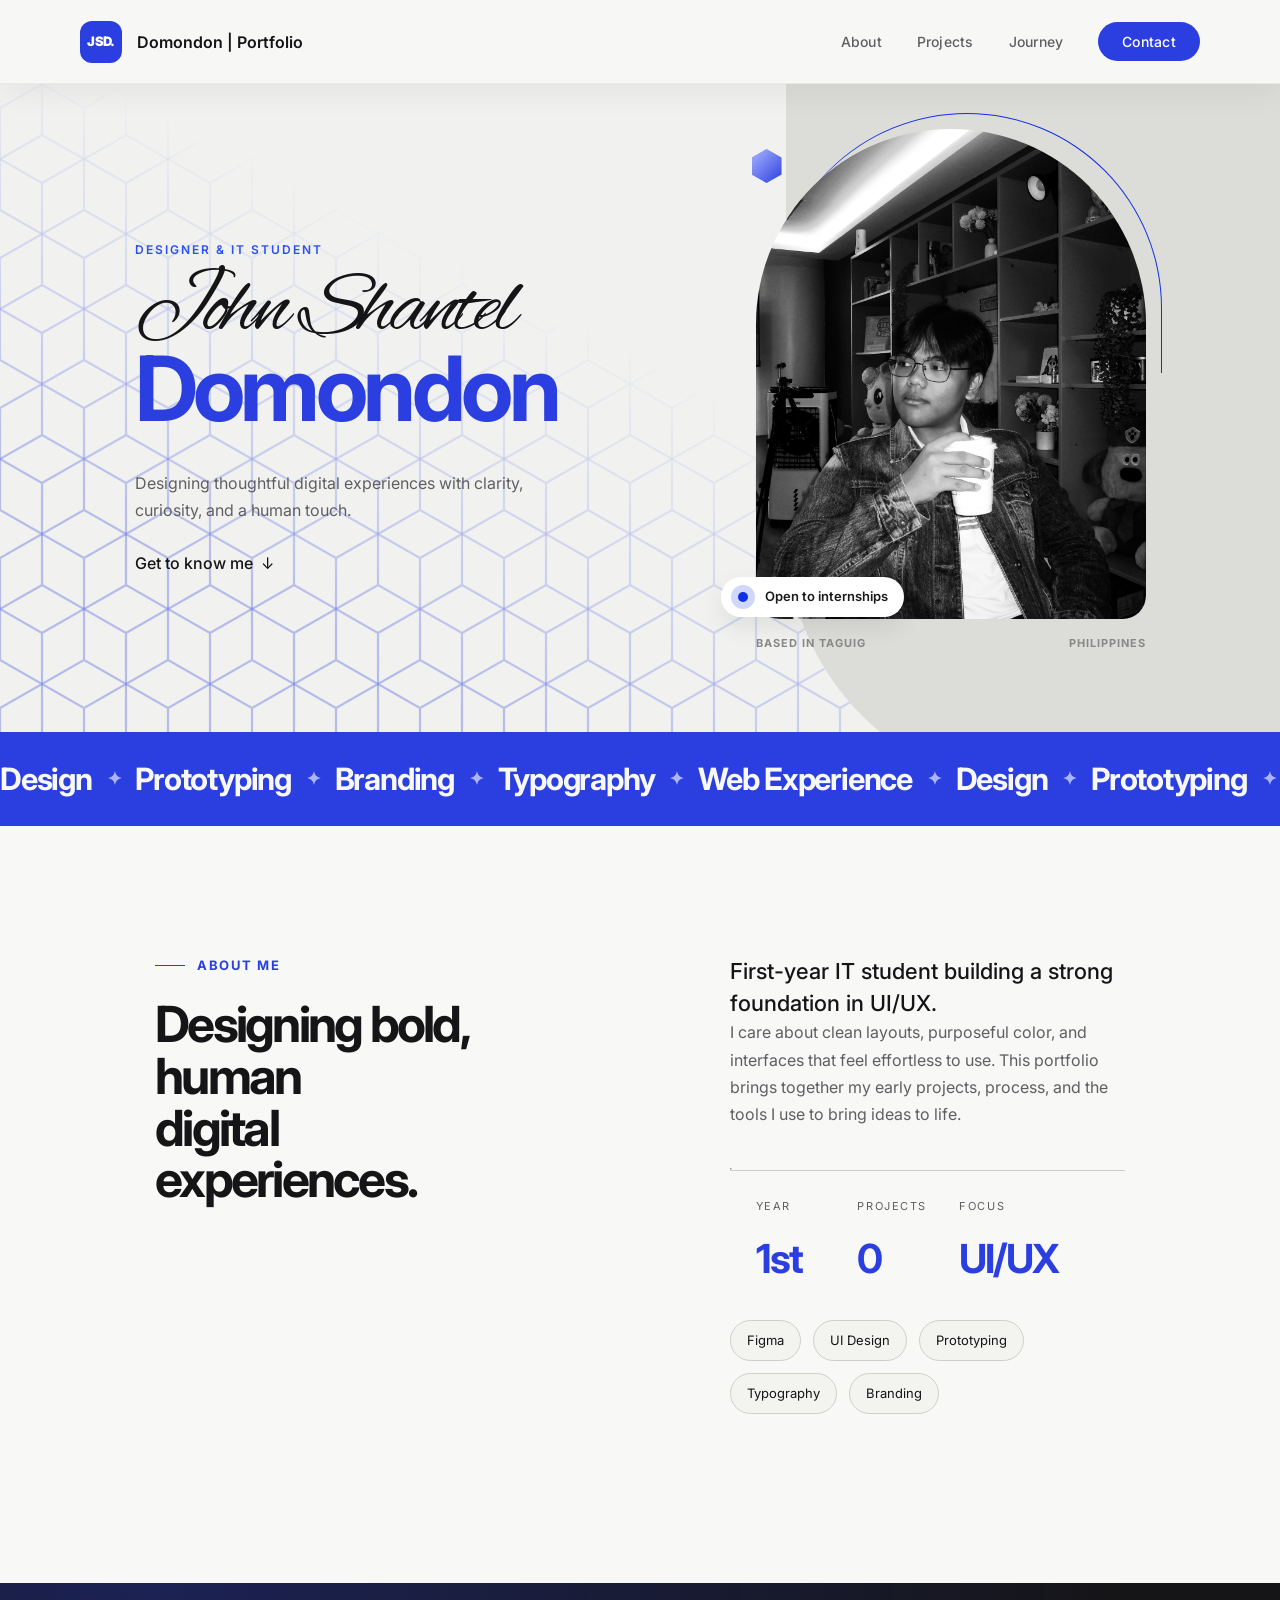
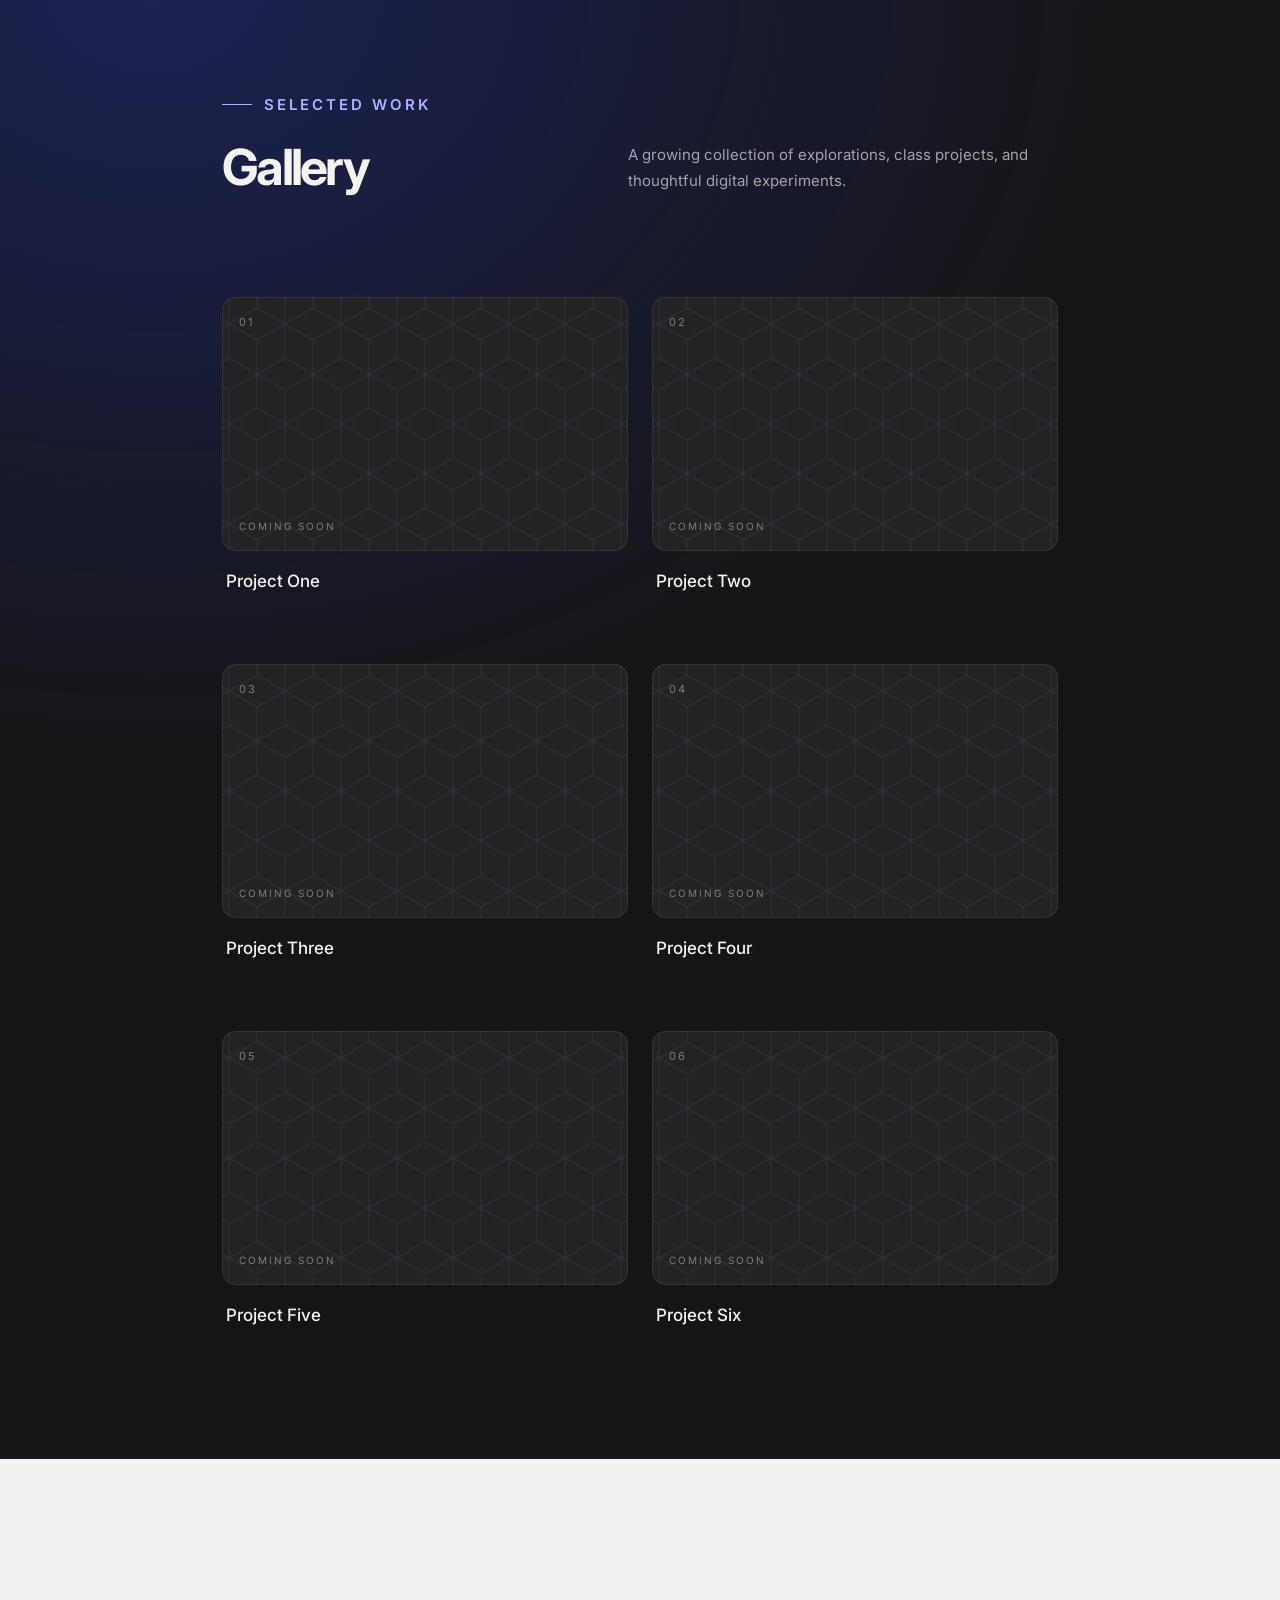
<file: Portfolio/index.html>
<!DOCTYPE html>
<html lang="en">
<head>
    <meta charset="UTF-8">
    <meta name="viewport" content="width=device-width, initial-scale=1.0">
    <link rel="stylesheet" href="style.css">
    <link rel="preconnect" href="https://fonts.googleapis.com">
    <link rel="preconnect" href="https://fonts.gstatic.com" crossorigin>
    <link href="https://fonts.googleapis.com/css2?family=Inter:wght@400;500;600;700;800;900&display=swap" rel="stylesheet">
    <link href="https://fonts.googleapis.com/css2?family=Alex+Brush&family=Caveat:wght@700&family=Dancing+Script:wght@700&family=Satisfy&display=swap" rel="stylesheet">
    <title>Domondon | Portfolio</title>
</head>
<body>
    <header class="main">
        <div class="logo-wrapper">
            <div class="logo-badge">JSD.</div>
            <a href="#" class="logo-name">Domondon | Portfolio</a>
        </div>
        
        <nav class="nav-links">
    <!-- Change the href to match the section ID -->
    <a href="#about" class="nav-btn">About</a> 
    <a href="#Projects" class="nav-btn">Projects</a>
    <a href="#" class="nav-btn">Journey</a>
    <a href="#contact" class="contact-btn">Contact</a>
    </nav>

    </header>

    <div class="hero">

    <section class="home">
            <div class="hero-panel"></div>
        <div class="home-container ">
            <div class="home-text">
                <h4 class="home-desit">DESIGNER & IT STUDENT</h4>
                <h1 class="home-firstname">John Shantel<br><span class="home-lastname">Domondon</span></h1>
                <p class="tagline">Designing thoughtful digital experiences with clarity, curiosity, and a human touch.</p>
                <a href="#about" class="cta-link">Get to know me</a>
             </div>
   </div>
   
<div class="home-image-container">
        <!-- The offset blue border (Replaces your old ::before) -->
        <div class="decorative-outline"></div>
        <!-- The actual image in the arch -->
        <div class="arch-frame">    
            <img src="port.jpeg" alt="John Shantel">
        </div>
        
        <!-- The floating badge -->
        <div class="internship-badge">
            <div class="badge-icon-wrapper"><span class="dot"></span></div>
            Open to internships
        </div>
        
        <!-- Bottom Location Text -->
        <div class="image-footer">
            <span class="caption-left">BASED IN TAGUIG</span>
            <span class="caption-right">PHILIPPINES</span>
        </div>
    </div>
</div>
    </section>
</section>
<section>
  <div class="skills-banner">
    <div class="skill-track">
        <span class="track-text">Design <span class="star">✦</span> Prototyping <span class="star">✦</span> Branding <span class="star">✦</span> Typography <span class="star">✦</span> Web Experience <span class="star">✦</span></span>
        
        <span class="track-text">Design <span class="star">✦</span> Prototyping <span class="star">✦</span> Branding <span class="star">✦</span> Typography <span class="star">✦</span> Web Experience <span class="star">✦</span></span>
        
        <span class="track-text">Design <span class="star">✦</span> Prototyping <span class="star">✦</span> Branding <span class="star">✦</span> Typography <span class="star">✦</span> Web Experience <span class="star">✦</span></span>
        
        <span class="track-text">Design <span class="star">✦</span> Prototyping <span class="star">✦</span> Branding <span class="star">✦</span> Typography <span class="star">✦</span> Web Experience <span class="star">✦</span></span>
    </div>
</div>
</section>

<section class="about-section" id="about">
    <div class="about-container">
        
        <!-- Left Column: Large Heading -->
        <div class="about-left">
            <div class="section-label">
                <span class="label-line"></span> ABOUT ME
            </div>
            <h2 class="about-left-text">Designing bold,<br>human<br>digital<br>experiences.</h2>
        </div>

        <!-- Right Column: Details, Stats, and Tags -->
        <div class="about-right">
            <h2 class="about-right1">First-year IT student building a strong foundation in UI/UX.</h2>
            
        <div class="about-right2"> 
            <p>I care about clean layouts, purposeful color, and interfaces that feel effortless to use. This portfolio brings together my early projects, process, and the tools I use to bring ideas to life.</p>
        </div>  

            <hr class="about-divider">
            
            <div class="stats-row">
                <div class="stat-block">
                    <span class="stat-title">YEAR</span>
                    <span class="stat-number">1st</span>
                </div>
                <div class="stat-block">
                    <span class="stat-title">PROJECTS</span>
                    <span class="stat-number">0</span>
                </div>
                <div class="stat-block">
                    <span class="stat-title">FOCUS</span>
                    <span class="stat-number">UI/UX</span>
                </div>
            </div>

            <div class="tags-row">
                <span class="pill-tag">Figma</span>
                <span class="pill-tag">UI Design</span>
                <span class="pill-tag">Prototyping</span>
                <span class="pill-tag">Typography</span>
                <span class="pill-tag">Branding</span>
            </div>
        </div>
        
    </div>


 </section> 

<section class="projects-section" id="Projects">
    <div class="projects-container">

        <div class="works-label">
            <span class="section-line"></span>
            <span class="works">Selected Work</span>
        </div>

        <div class="projects-head">
            <span class="gallery-text">Gallery</span>
            <span class="brief">A growing collection of explorations, class projects, and thoughtful digital experiments.</span>
        </div>

        <div class="gallery-container">

            <article class="gallery-projects">
                <div class="project-thumb">
                    <span class="view-pill">View project ↗</span>
                    <span class="project-no">01</span>
                    <span class="coming-soon">COMING SOON</span>
                </div>
                <div class="project-meta">
                    <div>
                        <span class="project-item">Project One</span>
                    </div>
                </div>
            </article>

            <article class="gallery-projects">
                <div class="project-thumb">
                    <span class="view-pill">View project ↗</span>
                    <span class="project-no">02</span>
                    <span class="coming-soon">COMING SOON</span>
                </div>
                <div class="project-meta">
                    <div>
                        <span class="project-item">Project Two</span>
                    </div>
                </div>


            </article>

                        <article class="gallery-projects">
                <div class="project-thumb">
                    <span class="view-pill">View project ↗</span>
                    <span class="project-no">03</span>
                    <span class="coming-soon">COMING SOON</span>
                </div>
                <div class="project-meta">
                    <div>
                        <span class="project-item">Project Three</span>
                    </div>
                </div>
            </article>

            </article>

                        <article class="gallery-projects">
                <div class="project-thumb">
                    <span class="view-pill">View project ↗</span>
                    <span class="project-no">04</span>
                    <span class="coming-soon">COMING SOON</span>
                </div>
                <div class="project-meta">
                    <div>
                        <span class="project-item">Project Four</span>
                    </div>
                </div>
            </article>


            </article>

                        <article class="gallery-projects">
                <div class="project-thumb">
                    <span class="view-pill">View project ↗</span>
                    <span class="project-no">05</span>
                    <span class="coming-soon">COMING SOON</span>
                </div>
                <div class="project-meta">
                    <div>
                        <span class="project-item">Project Five</span>
                    </div>
                </div>
            </article>

            </article>

                        <article class="gallery-projects">
                <div class="project-thumb">
                    <span class="view-pill">View project ↗</span>
                    <span class="project-no">06</span>
                    <span class="coming-soon">COMING SOON</span>
                </div>
                <div class="project-meta">
                    <div>
                        <span class="project-item">Project Six</span>
                    </div>  
                </div>
            </article>
        </div>
    </div>
</section>





</section>



<script>
  const hero = document.querySelector('.hero');
  let mx = 0, my = 0, inside = false;

  function updateSpotlight() {  
    const r = hero.getBoundingClientRect();
    hero.style.setProperty('--x', (mx - r.left) + 'px');
    hero.style.setProperty('--y', (my - r.top) + 'px');

    // on only while the mouse is over the navbar or the hero
    hero.classList.toggle('is-active', inside && my <= r.bottom);
  }

  document.addEventListener('mousemove', (e) => {
    mx = e.clientX;
    my = e.clientY;
    inside = true;
    updateSpotlight();
  });

  // hide when the mouse leaves the browser window
  document.documentElement.addEventListener('mouseleave', () => {
    inside = false;
    hero.classList.remove('is-active');
  });

  window.addEventListener('scroll', () => { if (inside) updateSpotlight(); });

const header = document.querySelector('header.main');
window.addEventListener('scroll', () => {
    header.classList.toggle('scrolled', window.scrollY > 40);
});


document.querySelectorAll('.project-thumb').forEach((card) => {
  card.addEventListener('mousemove', (e) => {
    const r = card.getBoundingClientRect();
    card.style.setProperty('--mx', (e.clientX - r.left) + 'px');
    card.style.setProperty('--my', (e.clientY - r.top) + 'px');
  });
});

</script>   

</body>
</html>
</file>
<file: Portfolio/style.css>
/* Base Resets */
* {
    margin: 0;
    padding: 0;
    box-sizing: border-box;
    font-family: 'Inter', sans-serif;
}

html {
    scroll-behavior: smooth;
}

body {
    background-color: #f1f2f0; /* Light off-white background matching the target */
    line-height: 1.5;
    width: 100%;
    height: 4316px;
    margin: 0 auto; 
    overflow-x: hidden; /* Centers the content horizontally */

}

/* --- Header Styles --- */
header.main {
    display: flex;
    width: 100%;
    height: 84px;
    margin: 0 auto;
    padding: 0 80px;
    justify-content: space-between;
    align-items: center;
    
    position: sticky;
    top: 0px !important;
    margin-top: 0px !important;
    z-index: 100;
    
    background-color: rgba(248, 248, 246, 0.85); 
    backdrop-filter: blur(12px);
    border-bottom: 1px solid rgba(0, 0, 0, 0.05);
    box-shadow: 0 8px 32px rgba(0, 0, 0, 0.06);

    transition: height 0.3s ease, background-color 0.3s ease, box-shadow 0.3s ease;
}

header.main.scrolled {
    height: 68px;
    background-color: rgba(248, 248, 246, 0.95);
    box-shadow: 0 4px 20px rgba(43, 63, 224, 0.1);
}   

/* Logo Area */
.logo-wrapper {
    display: flex;
    align-items: center;
    gap: 15px;
}

.logo-badge {
    display: flex;
    width: 42px;
    height: 42px;
    align-items: center;
    justify-content: center;
    border-radius: 12px;
    background: #2B3FE0;
    color: #FFF;
    font-family: Inter;
    font-size: 13px;
    font-style: normal;
    font-weight: 900;
    letter-spacing: -0.6px;
    transition: transform 0.4s cubic-bezier(0.34, 1.56, 0.64, 1);
    animation: logo-drop 0.7s cubic-bezier(0.34, 1.56, 0.64, 1) both;
}

.logo-wrapper:hover .logo-badge {
   transform: scale(1.12) rotate(-6deg);
}

@keyframes logo-drop {
    from { opacity: 0; transform: translateY(-20px) scale(0.6); }
    to   { opacity: 1; transform: none; }
}

.logo-name {
    text-decoration: none;
    color: #151517;
    font-weight: 600;
    font-size: 16px;
    position: relative;
}

.logo-name::after {
    content: "";
    position: absolute;
    left: 0;
    bottom: -4px;
    width: 100%;
    height: 2px;
    background: #2B3FE0;
    transform: scaleX(0);
    transform-origin: right;
    transition: transform 0.3s ease;
}

.logo-wrapper:hover .logo-name::after {
    transform: scaleX(1);
    transform-origin: left;
}   

/* Navigation Area */
.nav-links {
    display: flex;
    align-items: center; /* Updated from flex-start to center so the button aligns vertically */
    gap: 34.825px; /* Preserves your exact original spacing */
}

.nav-links a {
    color: #5F5F63; /* Preserves your original grey text */
    font-family: Inter;
    font-size: 14px;
    font-style: normal;
    font-weight: 500;
    line-height: 19.5px; /* 150% */
    letter-spacing: 0.26px;
    text-decoration: none;
    transition: color 0.3s ease; /* Adds a smooth fade for the hover effect */
}

.nav-links a:not(.contact-btn) {
    position: relative;
    padding: 6px 0;
}

.nav-links a:not(.contact-btn)::after {
    content: "";
    position: absolute;
    left: 0;
    bottom: 0;
    width: 100%;
    height: 2px;
    background: #2B3FE0;
    transform: scaleX(0);
    transform-origin: right;
    transition: transform 0.3s ease;
}

.nav-links a:not(.contact-btn):hover::after {
    transform: scaleX(1);
    transform-origin: left;
}

.nav-links a:not(.contact-btn):hover {
    color: #2B3FE0; /* Text turns brand blue when hovered */
}

/* The solid Contact button */
.contact-btn {
    background-color: #2B3FE0;
    color: #ffffff !important; /* Overrides the standard grey */
    padding: 10px 24px;
    border-radius: 50px; /* Creates the modern pill shape */
    font-weight: 600; /* Slightly bolder for emphasis */
    transition: all 0.3s ease;
    box-shadow: 0 0 0 0 rgba(43, 63, 224, 0.4);
}

.contact-btn:hover {
    background-color: #1a2a9c; /* Darkens on hover */
    transform: translateY(-2px); /* Slight lift effect */
    box-shadow: 0 8px 24px rgba(43, 63, 224, 0.35);
}

/* --- Hero Section Styles --- */
.hero {
    position: relative;
    width: 100%;
    overflow: hidden;
}

.hero::before {
    content: "";
    position: absolute;
    inset: 0;
    background-image: url("data:image/svg+xml,%3Csvg xmlns='http://www.w3.org/2000/svg' width='56' height='100' viewBox='0 0 56 100'%3E%3Cpath d='M28 66L0 50L0 16L28 0L56 16L56 50L28 66L28 100' fill='none' stroke='%232B3FE0' stroke-opacity='0.3' stroke-width='1.5'/%3E%3Cpath d='M28 0L28 34L0 50L0 84L28 100L56 84L56 50L28 34' fill='none' stroke='%232B3FE0' stroke-opacity='0.3' stroke-width='1.5'/%3E%3C/svg%3E");
    background-size: 84px 150px;
    -webkit-mask-image: linear-gradient(to top right, #000 0%, #000 20%, transparent 55%);
    mask-image: linear-gradient(to top right, #000 0%, #000 20%, transparent 55%);
    pointer-events: none;
    z-index: 0;
    animation: honey-drift 15s linear infinite;
}

@keyframes honey-breathe {
    0%, 100% { opacity: 0.75; }   /* was 0.5 */
    50%      { opacity: 1; }
    to { background-position: 84px 150px; }
}
@keyframes honey-drift {
    to { background-position: 84px 150px; }
}

.hero-panel {
    position: absolute;
    top: -60px;                    /* cancels .home's top padding, so the panel starts at the hero's top edge */
    bottom: -60px;                 /* reaches the blue banner */
    left: calc(100% - 360px);      /* starts slightly inside the photo's left edge */
    right: calc(50% - 50vw);       /* runs to the right edge of the screen */
    background: #DCDDD8;
    border-radius: 0 0 0 260px;    /* big curve at the bottom-left only */
    z-index: -1;                   /* behind the photo and text, above the honeycomb */
}

.hero::after {
    content: "";
    position: absolute;
    inset: 0;
    background: radial-gradient(
        circle 260px at var(--x, 75%) var(--y, 45%),
        rgba(43, 63, 224, 0.18) 0%,
        transparent 70%
    );
    pointer-events: none;
    z-index: 0;
    opacity: 0;
    transition: opacity 0.4s ease;
}
.hero.is-active::after {
    opacity: 1;
}

.home {
    position: relative;
    z-index: 1;               /* keeps content above the honeycomb */
    display: flex;
    justify-content: space-between;
    align-items: center;
    max-width: 1011px;
    width: 100%;
    margin: 0 auto;
    padding: 60px 0;
}

.home-container {
     flex: 1;

}

.home-text > * {
    padding-right: 40px;
        opacity: 0;
    transform: translateY(20px);
    animation: fade-up 1s ease forwards;
}
.home-text > *:nth-child(2) { animation-delay: 0.3s; }
.home-text > *:nth-child(3) { animation-delay: 0.4s; }
.home-text > *:nth-child(4) { animation-delay: 0.5s; }

@keyframes fade-up {
    to { opacity: 1; transform: none; }
}

.home-desit{
color: #2B3FE0;
font-family: Inter;
font-size: 50px;
font-style: normal;
font-weight: 600;
line-height: 18px; /* 150% */
letter-spacing: 2.4px;
text-transform: uppercase;
}

.home-firstname {
   color: #151517;
    font-family: "Alex Brush";
    font-size: 90px;
    font-style: normal;
    font-weight: 400;
    line-height: 65.471px; /* 94% */
    letter-spacing: -4.527px;
}

.home-lastname {
    color: #2B3FE0;
    font-family: "Inter";
    font-size: 95x; /* Scaled down from 100px */
    font-style: normal;
    font-weight: 700;
    line-height: 88px; /* Adjusted to match new font size */
    letter-spacing: -4.527px;
}

.tagline{
 width: 407px;
 color: #5F5F63;
 font-family: Inter;
 font-size: 16px;
 font-style: normal;
 font-weight: 400;
 line-height: 26.4px; /* 165% */
 display: flex;
 padding: 34px 0 28px 0;
 flex-direction: column;
 align-items: flex-start;
}

.cta-link{
display: flex;
padding: 1.891px 268.422px 0 0;
align-items: center;
align-self: stretch;
color: #151517;
font-family: Inter;
font-size: 16px;
font-style: normal;
font-weight: 500;
line-height: 21px; /* 150% */
text-decoration: none;
}
.cta-link::after {
    content: "↓"; /* You can swap this for →, ←, or ↑ */
    font-weight: 400;
    transition: transform 0.3s ease; /* Prepares it for a smooth hover animation */
    margin-left: 8px; /* Adds a little space between the text and the arrow */
}

/* Bonus: Makes the arrow bounce down when you hover over the link */
.cta-link:hover::after {
    transform: translateY(4px); 
}   

.home-text h4 {
    color: #2c52ed;
    letter-spacing: 2px;
    font-size: 12px;
    margin-bottom: 20px;
    text-transform: uppercase;
}   

/* Container for the right side */
.home-image-container {
    position: relative;
    width: 390px; /* A balanced middle-ground width */
    margin-top: -15px; /* A softer lift that won't break the layout */
    margin-bottom: 20px;
}


.home-image-container::before {
    width: 56px;
    height: 64px;
    top: 50px;
    left: -40px;
}

.home-image-container::after {
    content: "";
    position: absolute;
    top: 20px;
    left: -4px;
    width: 30px;
    height: 34px;
    background: linear-gradient(135deg, #AAB4FF, #2B3FE0), rgba(43, 63, 224, 0.18);;
    clip-path: polygon(50% 0, 100% 25%, 100% 75%, 50% 100%, 0 75%, 0 25%);
    z-index: 3;
    animation: float 4s ease-in-out infinite reverse;
}

@keyframes float {
    50% { transform: translateY(-14px); }
}


/* 1. FIXED ARCH FRAME */
.arch-frame {
    position: relative;
    width: 100%;
    height: 490px; /* Scaled proportionally to the 390px width */
    border-radius: 200px 200px 24px 24px; 
    overflow: hidden; 
    z-index: 2;
}

/* 2. FIXED IMAGE (Replaces your old ::after) */
.arch-frame img {
    width: 100%;
    height: 100%;
    object-fit: cover; /* This entirely fixes the stretching issue! */
    filter: grayscale(100%);
    display: block;
    transform: scale(1.15); 
     transition: filter 0.5s ease, transform 0.5s ease;
}

.arch-frame:hover img {
    filter: grayscale(0%);
    transform: scale(1.2);
}

/* 3. FIXED BLUE OUTLINE (Replaces your old ::before) */
.decorative-outline {
    position: absolute;
    top: -16px; /* Tighter offset looks more deliberate */
    right: -16px;
    width: 100%;
    height: 260px; /* Adjusted to fit the new height perfectly */
    border-top: 1.5px solid #1230e3;
    border-right: 1.5px solid #1230e3;
    border-radius: 200px 200px 0 0;
    z-index: 1; 
    pointer-events: none;
}

/* 4. OVERHANGING BADGE */
.internship-badge {
    position: absolute;
    bottom: 35px; 
    left: -35px; /* Negative value pulls it outside the frame to the left */
    background: #ffffff;
    padding: 8px 16px 8px 10px; 
    border-radius: 50px;
    font-size: 13px;
    font-weight: 600;
    color: #1a1a1a;
    box-shadow: 0 10px 25px rgba(0,0,0,0.08);
    display: flex;
    align-items: center;
    gap: 10px;
    z-index: 3; /* Keeps badge above everything */
}

/* Circle behind the blue dot */
.badge-icon-wrapper {
    background-color: #d0d7fb;
    width: 24px;
    height: 24px;
    border-radius: 50%;
    display: flex;
    justify-content: center;
    align-items: center;
}

.internship-badge .dot {
    width: 10px;
    height: 10px;
    background-color: #1230e3;
    border-radius: 50%;
    animation: pulse 1s infinite;
}

@keyframes pulse {
    0%   { box-shadow: 0 0 0 0 rgba(18, 48, 227, 0.5); }
    70%  { box-shadow: 0 0 0 10px rgba(18, 48, 227, 0); }
    100% { box-shadow: 0 0 0 0 rgba(18, 48, 227, 0); }
}

/* 5. FOOTER TEXT */
.image-footer {
    display: flex;
    justify-content: space-between;
    margin-top: 16px;
    font-size: 11px;
    font-weight: 700;
    color: #888;
    letter-spacing: 1px;
}

.skills-banner {
    width: 100%;
    background-color: #2B3FE0;
    padding: 24px 0;
    overflow: hidden;
    white-space: nowrap; /* Forces everything to stay on one line */
   
}

/* 2. The moving track */
.skill-track {
    display: inline-flex;
    width: max-content; /* Critical: Tells the browser the exact width to animate */
    animation: scroll-marquee 20s linear infinite; 
}

/* 3. The text groups */
.track-text {
    color: #F8F8F6;
    display: inline-flex;
    align-items: center;
    font-family: Inter;
    font-size: 30.745px;
    font-style: normal;
    font-weight: 700;
    line-height: 46.118px; /* 150% */
    letter-spacing: -1.23px;
    
}

/* 4. Your custom stars (Your exact code) */
.star {
    color: #AAB4FF;
    font-size: 18.447px;
    font-style: normal;
    font-weight: 700;
    line-height: 27.671px; 
    letter-spacing: -1.23px;
    
    /* ADD THIS LINE: Creates a 15px gap on the left and right of every star */
    margin: 0 15px; 
}

/* 5. The Animation */
@keyframes scroll-marquee {
    0% { transform: translateX(-50%); }
    100% { transform: translateX(0%); }
}

/* --- ABOUT ME SECTION --- */
.about-section {
    width: 100%;
    /* Preserves your exact top/right/bottom/left padding */
    background: #F8F8F6;
    scroll-margin-top: 84px;
}

/* Creates the 50/50 two-column split */
.about-container {
    display: grid;
    max-width: 1050px; /* Changed from fixed 'width' to 'max-width' for responsiveness */
    margin: 0 auto; /* THE FIX: Centers the entire block on your screen */
    padding: 130px 40px; /* Adjusts top/bottom breathing room */
    column-gap: 100px;
    
    /* Uses flexible fractions instead of rigid 417px / 308px limits */
    grid-template-columns: 1.2fr 1fr; 
}

/* --- LEFT COLUMN STYLES --- */
.section-label {
    display: flex;
    align-items: center;
    gap: 12px;
    color: #2B3FE0; /* Your Brand Blue */
    font-size: 13px;
    font-weight: 700;
    letter-spacing: 1.5px;
    text-transform: uppercase;
    margin-bottom: 24px;
}

.label-line {
    width: 30px;
    height: 1px;
    background-color: #2B3FE0;
}

.about-left{
display: flex;
flex-direction: column;
align-items: flex-start;
align-self: stretch;
grid-row: 1 / span 1;
grid-column: 1 / span 1;
justify-self: stretch;
}

.about-left-text {
    color: #151517;
font-family: Inter;
font-size: 49.75px;
font-style: normal;
font-weight: 700;
line-height: 51.74px; /* 104% */
letter-spacing: -2.736px;
}

/* --- RIGHT COLUMN STYLES --- */
.about-right{
display: flex;
height: 497px;
flex-direction: column;
align-items: flex-start;
align-self: end;
grid-row: 1 / span 1;
grid-column: 2 / span 1;
justify-self: stretch;
}

.about-right1 {
color: #151517;
font-family: Inter;
font-size: 22px;
font-style: normal;
font-weight: 500;
line-height: 31.9px; /* 145% */ 
}

.about-right2 {
color: #5F5F63;
font-family: Inter;
font-size: 16px;
font-style: normal;
font-weight: 400;
line-height: 28px; /* 175% */
}

.about-right p {
    font-size: 16px;
    color: #5F5F63; /* Matches your grey nav text */
    line-height: 1.7;
    margin-bottom: 40px;
}


/* --- STATS GRID --- */

.stats-row {
display: grid;
height: 116px;
padding: 26px;
align-self: stretch;
grid-template-rows:  115.25px;
grid-template-columns:    101.94px 101.94px 104.84px;
border-top: 1px solid #CFCFCA;
}

.stat-block {
    display: flex;
    flex-direction: column;
    gap: 8px;
}

.stat-title {
    color: #5F5F63;
    font-family: Inter;
    font-size: 11px;
    font-style: normal;
    font-weight: 400;
    line-height: 19.25px; /* 175% */
    letter-spacing: 1.54px;
    text-transform: uppercase;
}

.stat-number {
    color: #2B3FE0;
    font-family: Inter;
    font-size: 40px;
    font-style: normal;
    font-weight: 700;
    line-height: 70px; /* 175% */
    letter-spacing: -2px;
}

/* --- TAG PILLS --- */
.tags-row {
    display: flex;
    flex-wrap: wrap; /* This allows items to sit side-by-side and wrap to the next line */
    gap: 12px;
    padding-top: 34px;
    align-items: flex-start;
    align-self: stretch;
}

.pill-tag {
    /* Keep all your existing styles here */
    display: inline-flex;
    height: 41px;
    padding: 0 16px;
    align-items: center;
    justify-content: center;
    border-radius: 999px;
    border: 1px solid #CFCFCA;
    background: #F3F3F0;
    font-size: 13px;
    color: #151517;
    
    /* Add these two lines for smooth animation and interactivity */
    transition: all 0.3s ease;
    cursor: pointer; 
}

.pill-tag:hover {
    background-color: #2B3FE0; /* Fills with your brand blue */
    color: #ffffff; /* Changes text to white */
    border-color: #2B3FE0; /* Updates the border to match */
    transform: translateY(-2px); /* Adds a premium subtle lift */
}


.projects-section {
    display: flex;
    padding: 109.45px 79.6px;
    flex-direction: column;
    align-items: flex-start;
    align-self: stretch;
    background: radial-gradient(168.88% 117.16% at 12% 0%, rgba(43, 63, 224, 0.30) 0%, rgba(43, 63, 224, 0.00) 45.03%), #151517;
    color: #F8F8F6;          /* NEW: light text on the dark background */
}

.projects-container {
    width: 100%;
    max-width: 836px;
    min-height: 1216px;
    margin: 0 auto;          /* centers the content on wide screens */
    display: flex;
    flex-direction: column;
    align-items: flex-start;
    /* no background here anymore */
}

.works-label {
    display: flex;
    align-items: center;     /* centers the line with the text */
    gap: 12px;               /* space between the line and the text */
    margin-bottom: 24px;
}

.section-line {
    width: 30px;
    height: 1px;
    background: #AAB4FF;
}

.works-container{
display: flex;
width: 836px;
justify-content: space-between;
align-items: flex-end;
}

.works {
    color: #AAB4FF;
    font-family: Inter;
    font-size: 15px;
    font-weight: 600;
    line-height: 25.5px;
    letter-spacing: 3px;
    text-transform: uppercase;
}

.projects-head {
    display: flex;
    justify-content: space-between;   /* title left, description right */
    align-items: flex-end;            /* bottoms line up */
    width: 100%;
    gap: 40px;
    margin-bottom: 40px;              /* space before the cards */
}

.gallery-text{
color: #F3F3F0;
font-family: Inter;
font-size: 49.75px;
font-style: normal;
font-weight: 700;
line-height: 51.74px; /* 104% */
letter-spacing: -2.736px;
}


.brief {
    width: 430px;
    color: #A4A4A9;
    font-family: Inter;
    font-size: 15px;
    font-style: normal;
    font-weight: 400;
    line-height: 25.5px;    /* 170% */
}

/* Two cards side by side: 406 + 24 + 406 = 836 */
.gallery-container {
    display: grid;                      /* your file also has "display: flex" and "inline-grid" here, so remove both */
    width: 100%;
    height: 1116px;                     /* 1052 from Figma + 64 top padding */
    padding-top: 64px;
    grid-template-columns: repeat(2, 406px);
    grid-template-rows: repeat(3, 318.69px);
    column-gap: 24px;
    row-gap: 48px;
    align-content: start;
}

.gallery-projects {
    display: flex;
    flex-direction: column;
    width: 406px;
    /* removed height: 254px, because the text under the card needs room */
}

/* The dark card */
.project-thumb {
    position: relative;
    width: 406px;
    height: 254px;
    border-radius: 14px;
    border: 1px solid rgba(255, 255, 255, 0.08);
    background: #232326;
    overflow: hidden;
    transition: transform 0.3s ease, border-color 0.3s ease;
     background:
        url("data:image/svg+xml,%3Csvg xmlns='http://www.w3.org/2000/svg' width='56' height='100' viewBox='0 0 56 100'%3E%3Cpath d='M28 66L0 50L0 16L28 0L56 16L56 50L28 66L28 100' fill='none' stroke='%23AAB4FF' stroke-opacity='0.06' stroke-width='1.5'/%3E%3Cpath d='M28 0L28 34L0 50L0 84L28 100L56 84L56 50L28 34' fill='none' stroke='%23AAB4FF' stroke-opacity='0.06' stroke-width='1.5'/%3E%3C/svg%3E") center / 56px 100px,
        #232326;
}


.view-pill {
    position: absolute;
    right: 16px;
    bottom: 16px;
    padding: 8px 16px;
    border-radius: 999px;
    background: #2B3FE0;
    color: #fff;
    font-size: 12px;
    font-weight: 600;
    z-index: 3;
    opacity: 0;
    transform: translateY(10px);
    transition: opacity 0.3s ease, transform 0.3s ease;
}
.project-thumb:hover .view-pill {
    opacity: 1;
    transform: none;
}


.gallery-projects:hover .project-thumb {
    transform: translateY(-4px);
    border-color: #2B3FE0;
}

.project-thumb::before {
    content: "";
    position: absolute;
    inset: 0;
    background: radial-gradient(
        300px circle at var(--mx, 50%) var(--my, 50%),
        rgba(43, 63, 224, 0.28),
        transparent 70%
    );
    opacity: 0;
    transition: opacity 0.3s ease;
    pointer-events: none;
    z-index: 0;
}

.project-thumb::after {
    content: "";
    position: absolute;
    inset: 0;
    padding: 1.5px;                      /* ring thickness */
    border-radius: inherit;
    background: radial-gradient(
        200px circle at var(--mx, 50%) var(--my, 50%),
        rgba(170, 180, 255, 0.95),
        transparent 70%
    );
    -webkit-mask: linear-gradient(#000 0 0) content-box, linear-gradient(#000 0 0);
    -webkit-mask-composite: xor;
    mask: linear-gradient(#000 0 0) content-box, linear-gradient(#000 0 0);
    mask-composite: exclude;             /* cuts out the middle, leaving only the ring */
    opacity: 0;
    transition: opacity 0.3s ease;
    pointer-events: none;
    z-index: 2;
}

.project-thumb:hover::before,
.project-thumb:hover::after {
    opacity: 1;
}

/* keep the card text above the glow */
.project-no,
.coming-soon {
    z-index: 1;
}

/* Text on the card */
.project-no {
    position: absolute;
    top: 16px;
    left: 16px;
    font-size: 11px;
    letter-spacing: 2px;
    color: #7c7c83;
}
.coming-soon {
    position: absolute;
    left: 16px;
    bottom: 16px;
    font-size: 10px;
    letter-spacing: 2px;
    color: #7c7c83;
}

/* Text under the card */
.project-meta {
   display: flex;
padding: 18px 4px 0 4px;
justify-content: space-between;
align-items: center;
align-self: stretch;
}


.project-item {
    color: #F3F3F0;
font-family: Inter;
font-size: 17px;
font-style: normal;
font-weight: 500;
line-height: 25.5px; /* 150% */;
}
</file>
